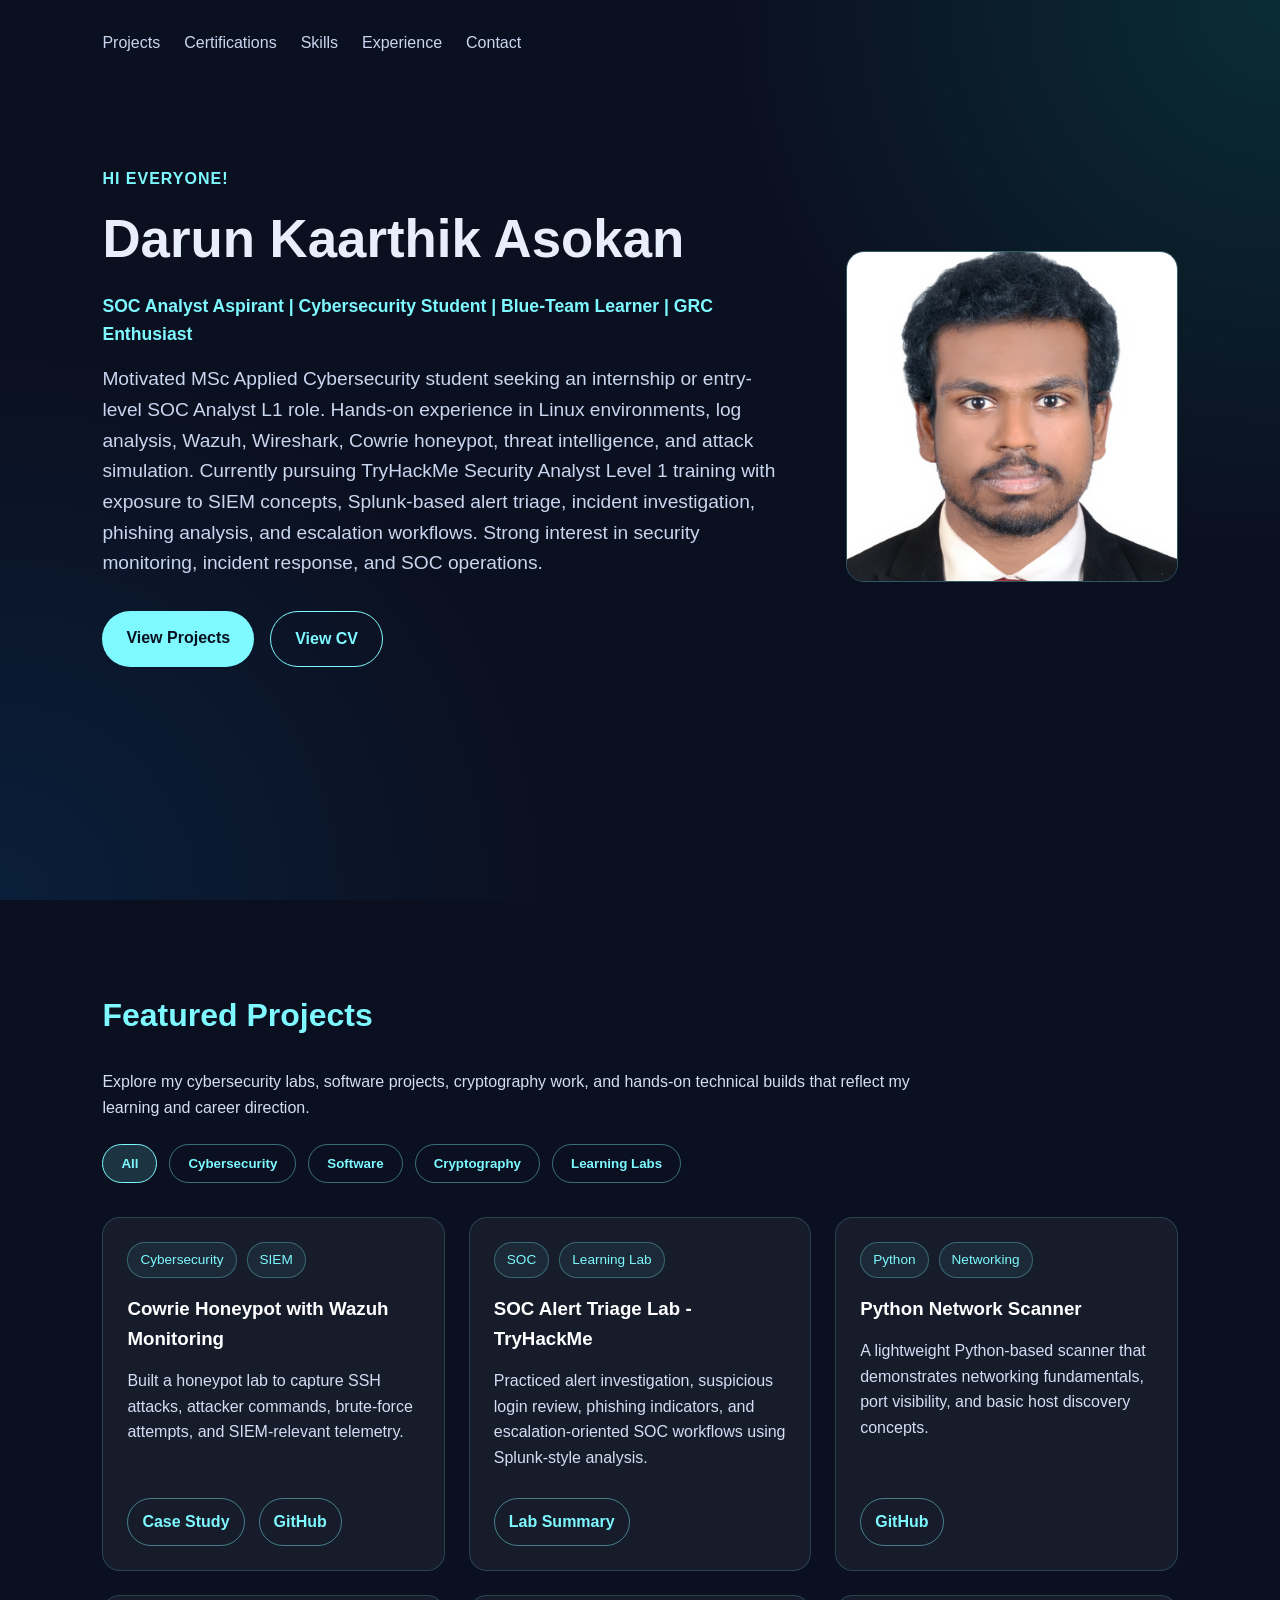
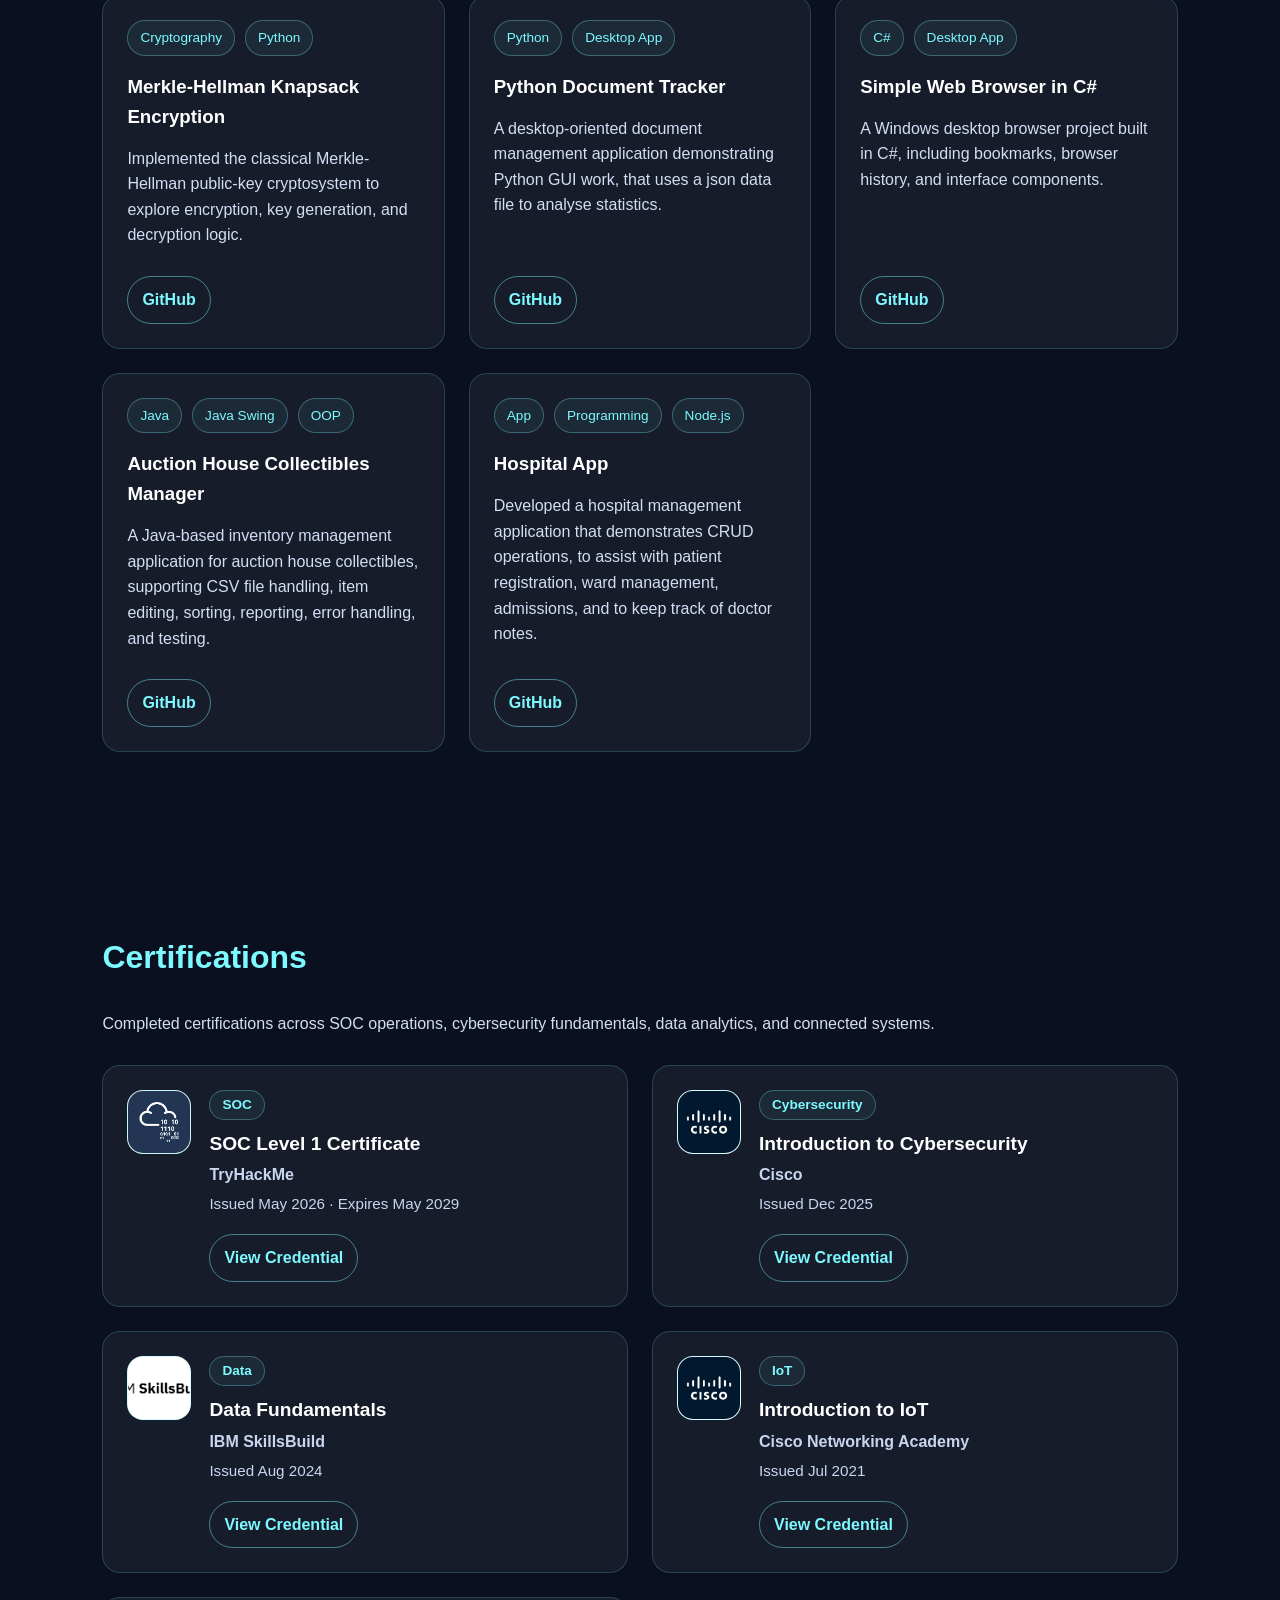
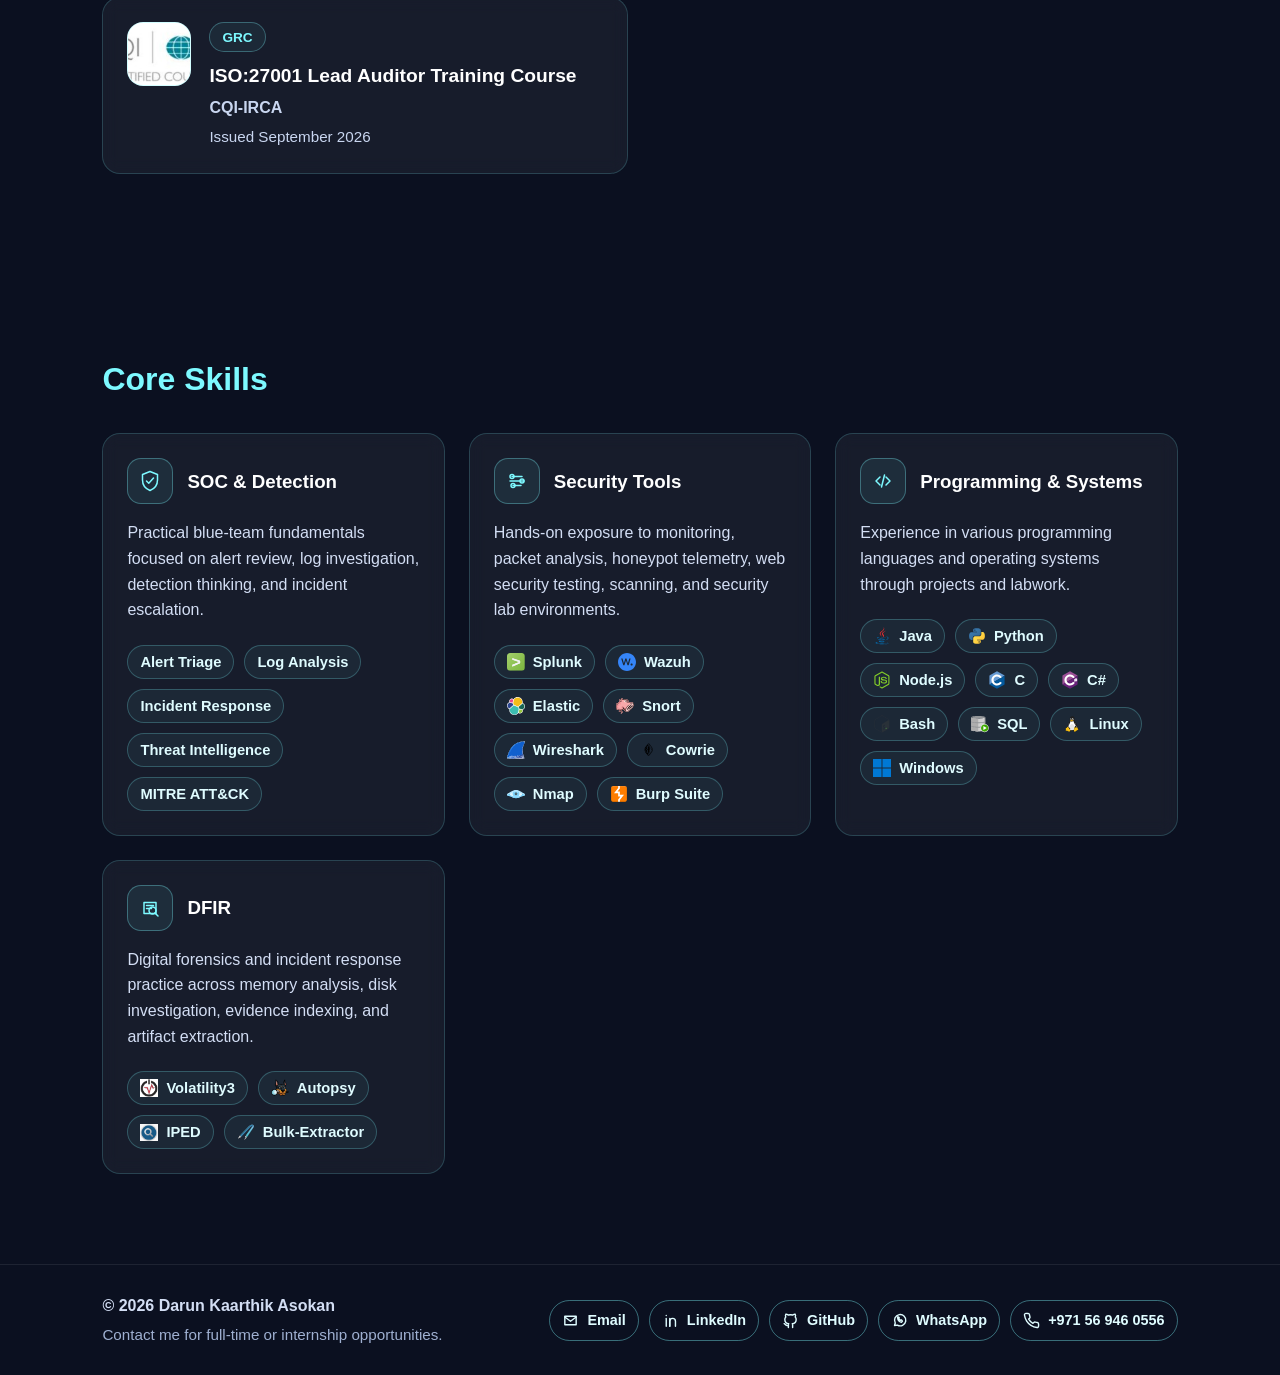
<file: index.html>
<!DOCTYPE html>
<html lang="en">
<head>
  <meta charset="UTF-8">
  <meta name="viewport" content="width=device-width, initial-scale=1.0">
  <title>Darun Kaarthik Asokan Portfolio</title>
  <link rel="stylesheet" href="assets/css/styles.css">
</head>
<body>

  <header class="hero">
    <nav class="navbar">
      <!-- <div class="logo">Darun Kaarthik Asokan</div> -->
      <div class="nav-links">
        <a href="#projects">Projects</a>
        <a href="#certifications">Certifications</a>
        <a href="#skills">Skills</a>
        <a href="experience.html">Experience</a>
        <a href="#contact">Contact</a>
      </div>
    </nav>

    <div class="hero-layout">
      <div class="hero-content">
        <p class="eyebrow">Hi Everyone!</p>

        <h1>
          Darun Kaarthik Asokan
        </h1>

        <p class="hero-title">
          SOC Analyst Aspirant | Cybersecurity Student | Blue-Team Learner | GRC Enthusiast
        </p>

        <p class="hero-text">
          Motivated MSc Applied Cybersecurity student seeking an internship or entry-level SOC Analyst L1 role. Hands-on
          experience in Linux environments, log analysis, Wazuh, Wireshark, Cowrie honeypot, threat intelligence, and attack
          simulation. Currently pursuing TryHackMe Security Analyst Level 1 training with exposure to SIEM concepts, Splunk-based
          alert triage, incident investigation, phishing analysis, and escalation workflows. Strong interest in security monitoring,
          incident response, and SOC operations.

        </p>

        <div class="hero-buttons">
          <a class="btn primary" href="#projects">View Projects</a>
          <a class="btn secondary" href="assets/docs/Darun_Kaarthik_CV.pdf" target="_blank" rel="noopener noreferrer">View CV</a>
        </div>
      </div>

      <div class="profile-card" aria-label="Profile picture placeholder">
        <img class="profile-photo" src="assets/images/myphoto.jpg" alt="Darun Kaarthik Asokan">
      </div>
    </div>
  </header>

  <main>
    <section id="projects" class="section">
      <div class="projects-header">
        <h2>Featured Projects</h2>
        <p class="section-intro">
          Explore my cybersecurity labs, software projects, cryptography work,
          and hands-on technical builds that reflect my learning and career direction.
        </p>

        <div class="filter-bar" aria-label="Project filters">
          <button class="filter-btn active" data-filter="all">All</button>
          <button class="filter-btn" data-filter="cybersecurity">Cybersecurity</button>
          <button class="filter-btn" data-filter="software">Software</button>
          <button class="filter-btn" data-filter="cryptography">Cryptography</button>
          <button class="filter-btn" data-filter="labs">Learning Labs</button>
        </div>
      </div>

      <div class="project-grid filter-grid">

        <article class="project-card filter-item" data-category="cybersecurity labs">
          <div class="project-badges">
            <span>Cybersecurity</span>
            <span>SIEM</span>
          </div>
          <h3>Cowrie Honeypot with Wazuh Monitoring</h3>
          <p>
            Built a honeypot lab to capture SSH attacks, attacker commands,
            brute-force attempts, and SIEM-relevant telemetry.
          </p>
          <div class="project-actions">
            <a href="projects/cowrie-wazuh.html">Case Study</a>
            <a href="https://github.com/Darun-555/cowrie-wazuh-honeypot-lab" target="_blank" rel="noopener noreferrer">GitHub</a>
          </div>
        </article>

        <article class="project-card filter-item" data-category="cybersecurity labs">
          <div class="project-badges">
            <span>SOC</span>
            <span>Learning Lab</span>
          </div>
          <h3>SOC Alert Triage Lab - TryHackMe</h3>
          <p>
            Practiced alert investigation, suspicious login review, phishing indicators,
            and escalation-oriented SOC workflows using Splunk-style analysis.
          </p>
          <div class="project-actions">
            <a href="projects/tryhackme-soc-triage.html">Lab Summary</a>
          </div>
        </article>

        <article class="project-card filter-item" data-category="cybersecurity software">
          <div class="project-badges">
            <span>Python</span>
            <span>Networking</span>
          </div>
          <h3>Python Network Scanner</h3>
          <p>
            A lightweight Python-based scanner that demonstrates networking fundamentals,
            port visibility, and basic host discovery concepts.
          </p>
          <div class="project-actions">
            <a href="https://github.com/Darun-555/Python_Network_Scanner" target="_blank" rel="noopener noreferrer">GitHub</a>
          </div>
        </article>

        <article class="project-card filter-item" data-category="cryptography cybersecurity">
          <div class="project-badges">
            <span>Cryptography</span>
            <span>Python</span>
          </div>
          <h3>Merkle-Hellman Knapsack Encryption</h3>
          <p>
            Implemented the classical Merkle-Hellman public-key cryptosystem to explore
            encryption, key generation, and decryption logic.
          </p>
          <div class="project-actions">
            <a href="https://github.com/Darun-555/merkle-hellman-knapsack-encryption" target="_blank" rel="noopener noreferrer">GitHub</a>
          </div>
        </article>

        <article class="project-card filter-item" data-category="software">
          <div class="project-badges">
            <span>Python</span>
            <span>Desktop App</span>
          </div>
          <h3>Python Document Tracker</h3>
          <p>
            A desktop-oriented document management application demonstrating Python GUI work,
            that uses a json data file to analyse statistics.
          </p>
          <div class="project-actions">
            <a href="https://github.com/Darun-555/Python_Document_Tracker" target="_blank" rel="noopener noreferrer">GitHub</a>
          </div>
        </article>

        <article class="project-card filter-item" data-category="software">
          <div class="project-badges">
            <span>C#</span>
            <span>Desktop App</span>
          </div>
          <h3>Simple Web Browser in C#</h3>
          <p>
            A Windows desktop browser project built in C#, including bookmarks,
            browser history, and interface components.
          </p>
          <div class="project-actions">
            <a href="https://github.com/Darun-555/simple-web-browser-csharp" target="_blank" rel="noopener noreferrer">GitHub</a>
          </div>
        </article>
        
        <article class="project-card filter-item" data-category="software">
          <div class="project-badges">
            <span>Java</span>
            <span>Java Swing</span>
            <span>OOP</span>
          </div>
          <h3>Auction House Collectibles Manager</h3>
          <p>
            A Java-based inventory management application for auction house collectibles,
            supporting CSV file handling, item editing, sorting, reporting, error handling,
            and testing.
          </p>
          <div class="project-actions">
            <a href="https://github.com/Darun-555/Auction-House-Manager" target="_blank" rel="noopener noreferrer">GitHub</a>
          </div>
        </article>

        <article class="project-card filter-item" data-category="software">
          <div class="project-badges">
            <span>App</span>
            <span>Programming</span>
            <span>Node.js</span>
          </div>
          <h3>Hospital App</h3>
          <p>
            Developed a hospital management application that demonstrates CRUD operations, to assist with  patient registration, 
            ward management, admissions, and to keep track of doctor notes.
          </p>
          <div class="project-actions">
            <a href="https://github.com/Darun-555/Hospital-APP" target="_blank" rel="noopener noreferrer">GitHub</a>
          </div>
        </article>

      </div>
    </section>

    <section id="certifications" class="section">
      <div class="certifications-header">
        <h2>Certifications</h2>
        <p class="section-intro">
          Completed certifications across SOC operations, cybersecurity fundamentals,
          data analytics, and connected systems.
        </p>
      </div>

      <div class="certification-grid">
        <article class="certification-card">
          <div class="certification-logo">
            <img src="assets/images/certification/tryhackme.png" alt="TryHackMe logo">
          </div>
          <div class="certification-content">
            <span class="certification-tag">SOC</span>
            <h3>SOC Level 1 Certificate</h3>
            <p class="certification-issuer">TryHackMe</p>
            <p class="certification-date">Issued May 2026 · Expires May 2029</p>
            <a class="certification-link" href="https://tryhackme-certificates.s3-eu-west-1.amazonaws.com/THM-ODBYXHSF4L.pdf" aria-label="View SOC Level 1 Certificate credential">View Credential</a>
          </div>
        </article>

        <article class="certification-card">
          <div class="certification-logo cisco">
            <img src="assets/images/certification/cisco.jpeg" alt="Cisco logo">
          </div>
          <div class="certification-content">
            <span class="certification-tag">Cybersecurity</span>
            <h3>Introduction to Cybersecurity</h3>
            <p class="certification-issuer">Cisco</p>
            <p class="certification-date">Issued Dec 2025</p>
            <a class="certification-link" href="https://www.credly.com/badges/c3d6d17d-d394-4400-b753-a2ed8d58b714/public_url" aria-label="View Introduction to Cybersecurity credential">View Credential</a>
          </div>
        </article>

        <article class="certification-card">
          <div class="certification-logo ibm">
            <img src="assets/images/certification/IBMskillsbuild.png" alt="IBM SkillsBuild logo">
          </div>
          <div class="certification-content">
            <span class="certification-tag">Data</span>
            <h3>Data Fundamentals</h3>
            <p class="certification-issuer">IBM SkillsBuild</p>
            <p class="certification-date">Issued Aug 2024</p>
            <a class="certification-link" href="https://www.credly.com/badges/a7fc8476-39b2-40d1-a474-6dc4a9f407dc/public_url" aria-label="View Data Fundamentals credential">View Credential</a>
          </div>
        </article>

        <article class="certification-card">
          <div class="certification-logo cisco">
            <img src="assets/images/certification/cisco.jpeg" alt="Cisco Networking Academy logo">
          </div>
          <div class="certification-content">
            <span class="certification-tag">IoT</span>
            <h3>Introduction to IoT</h3>
            <p class="certification-issuer">Cisco Networking Academy</p>
            <p class="certification-date">Issued Jul 2021</p>
            <a class="certification-link" href="https://www.credly.com/badges/8db339cb-eab2-4e7c-aa29-3b11acf92ed0/public_url" aria-label="View Introduction to IoT credential">View Credential</a>
          </div>
        </article>
        
        <article class="certification-card">
          <div class="certification-logo cisco">
            <img src="assets/images/certification/CQI-IRCA.jpg" alt="CQI-IRCA logo">
          </div>
          <div class="certification-content">
            <span class="certification-tag">GRC</span>
            <h3>ISO:27001 Lead Auditor Training Course</h3>
            <p class="certification-issuer">CQI-IRCA</p>
            <p class="certification-date">Issued September 2026</p>
          </div>
        </article>  
      </div>
    </section>

    <section id="skills" class="section">
      <h2>Core Skills</h2>

      <div class="skills-grid">
        <div class="skill-box">
          <div class="skill-header">
            <svg class="skill-icon" viewBox="0 0 48 48" aria-hidden="true">
              <path d="M24 5l15 6v11c0 10-6.4 17.6-15 21-8.6-3.4-15-11-15-21V11l15-6z" />
              <path d="M17 24l4.5 4.5L31 18" />
            </svg>
            <h3>SOC & Detection</h3>
          </div>
          <p>
            Practical blue-team fundamentals focused on alert review, log investigation,
            detection thinking, and incident escalation.
          </p>
          <div class="tool-list" aria-label="SOC and detection skills">
            <span class="tool-chip">Alert Triage</span>
            <span class="tool-chip">Log Analysis</span>
            <span class="tool-chip">Incident Response</span>
            <span class="tool-chip">Threat Intelligence</span>
            <span class="tool-chip icon-chip">MITRE ATT&CK</span>
          </div>
        </div>

        <div class="skill-box">
          <div class="skill-header">
            <svg class="skill-icon" viewBox="0 0 48 48" aria-hidden="true">
              <path d="M14 15h20" />
              <path d="M10 24h28" />
              <path d="M16 33h16" />
              <circle cx="14" cy="15" r="4" />
              <circle cx="34" cy="24" r="4" />
              <circle cx="16" cy="33" r="4" />
            </svg>
            <h3>Security Tools</h3>
          </div>
          <p>
            Hands-on exposure to monitoring, packet analysis, honeypot telemetry,
            web security testing, scanning, and security lab environments.
          </p>
          <div class="tool-list" aria-label="Security tools">
            <span class="tool-chip icon-chip">
              <img src="assets/images/tools/Splunk_logo.svg" alt="">
              Splunk
            </span>
            <span class="tool-chip icon-chip">
              <img src="assets/images/tools/wazuh.svg" alt="">
              Wazuh
            </span>
            <span class="tool-chip icon-chip">
              <img src="assets/images/tools/elastic.svg" alt="">
              Elastic
            </span>
            <span class="tool-chip icon-chip">
              <img src="assets/images/tools/snort.svg" alt="">
              Snort
            </span>
            <span class="tool-chip icon-chip">
              <img src="assets/images/tools/wireshark.svg" alt="">
              Wireshark
            </span>
            <span class="tool-chip icon-chip">
              <img src="assets/images/tools/cowrie.svg" alt="">
              Cowrie
            </span>
            <span class="tool-chip icon-chip">
              <img src="assets/images/tools/nmap.svg" alt="" onerror="this.style.display='none'">
              Nmap
            </span>
            <span class="tool-chip icon-chip">
              <img src="assets/images/tools/burpsuite.svg" alt="" onerror="this.style.display='none'">
              Burp Suite
            </span>
          </div>
        </div>

        <div class="skill-box">
          <div class="skill-header">
            <svg class="skill-icon" viewBox="0 0 48 48" aria-hidden="true">
              <path d="M18 16l-8 8 8 8" />
              <path d="M30 16l8 8-8 8" />
              <path d="M27 12l-6 24" />
            </svg>
            <h3>Programming & Systems</h3>
          </div>
          <p>
            Experience in various programming languages and operating systems through projects and 
            labwork.
          </p>
          <div class="tool-list" aria-label="Scripting and systems skills">
            <span class="tool-chip icon-chip">
              <img src="assets/images/tools/java.svg" alt="" onerror="this.style.display='none'">
              Java
            </span>
            <span class="tool-chip icon-chip">
              <img src="assets/images/tools/python.svg" alt="">
              Python
            </span>
            <span class="tool-chip icon-chip">
              <img src="assets/images/tools/Node.js.svg" alt="" onerror="this.style.display='none'">
              Node.js
            </span>
            <span class="tool-chip icon-chip">
              <img src="assets/images/tools/C.svg" alt="" onerror="this.style.display='none'">
              C
            </span>
            <span class="tool-chip icon-chip">
              <img src="assets/images/tools/csharp.svg" alt="" onerror="this.style.display='none'">
              C#
            </span>
            <span class="tool-chip icon-chip">
              <img src="assets/images/tools/bash.svg" alt="">
              Bash
            </span>
            <span class="tool-chip icon-chip">
              <img src="assets/images/tools/Sql.svg" alt="">
              SQL
            </span>
            <span class="tool-chip icon-chip">
              <img src="assets/images/tools/linux.svg" alt="">
              Linux
            </span>
            <span class="tool-chip icon-chip">
              <img src="assets/images/tools/Windows 11.svg" alt="" onerror="this.style.display='none'">
              Windows
            </span>
          </div>
        </div>

        <div class="skill-box">
          <div class="skill-header">
            <svg class="skill-icon" viewBox="0 0 48 48" aria-hidden="true">
              <path d="M12 13h24v22H12z" />
              <path d="M17 19h14" />
              <path d="M17 25h10" />
              <path d="M34 34l6 6" />
              <circle cx="29" cy="29" r="7" />
            </svg>
            <h3>DFIR</h3>
          </div>
          <p>
            Digital forensics and incident response practice across memory analysis,
            disk investigation, evidence indexing, and artifact extraction.
          </p>
          <div class="tool-list" aria-label="Digital forensics and incident response tools">
            <span class="tool-chip icon-chip">
              <img src="assets/images/tools/volatility.png" alt="" onerror="this.style.display='none'">
              Volatility3
            </span>
            <span class="tool-chip icon-chip">
              <img src="assets/images/tools/autopsy.png" alt="" onerror="this.style.display='none'">
              Autopsy
            </span>
            <span class="tool-chip icon-chip">
              <img src="assets/images/tools/IPED.jpg" alt="" onerror="this.style.display='none'">
              IPED
            </span>
            <span class="tool-chip icon-chip">
              <img src="assets/images/tools/bulkextractor.svg" alt="" onerror="this.style.display='none'">
              Bulk-Extractor
            </span>
          </div>
        </div>
      </div>
    </section>
  </main>

  <footer id="contact">
    <div class="footer-contact-copy">
      <p>&copy; 2026 Darun Kaarthik Asokan</p>
      <p>Contact me for full-time or internship opportunities.</p>
    </div>
    <div class="footer-links" aria-label="Footer contact links">
      <a href="mailto:darunkaarthik@gmail.com">
        <svg viewBox="0 0 24 24" aria-hidden="true">
          <path d="M4 6h16v12H4z" />
          <path d="M4 7l8 6 8-6" />
        </svg>
        Email
      </a>
      <a href="https://www.linkedin.com/in/darun-kaarthik-868592268/" target="_blank" rel="noopener noreferrer">
        <svg viewBox="0 0 24 24" aria-hidden="true">
          <path d="M6 9v11" />
          <path d="M6 5v.1" />
          <path d="M11 20v-7a4 4 0 0 1 8 0v7" />
          <path d="M11 9v11" />
        </svg>
        LinkedIn
      </a>
      <a href="https://github.com/Darun-555/" target="_blank" rel="noopener noreferrer">
        <svg viewBox="0 0 24 24" aria-hidden="true">
          <path d="M9 19c-4 1.3-4-2-6-2.5" />
          <path d="M15 22v-3.5c0-1 .1-1.4-.5-2 2.8-.3 5.5-1.4 5.5-6A4.7 4.7 0 0 0 18.7 7 4.4 4.4 0 0 0 18.5 3s-1.1-.3-3.5 1.3a12.2 12.2 0 0 0-6 0C6.6 2.7 5.5 3 5.5 3a4.4 4.4 0 0 0-.2 4A4.7 4.7 0 0 0 4 10.5c0 4.6 2.7 5.7 5.5 6-.6.6-.6 1.2-.5 2V22" />
        </svg>
        GitHub
      </a>
      <a href="https://wa.me/971569460556" target="_blank" rel="noopener noreferrer">
        <svg viewBox="0 0 24 24" aria-hidden="true">
          <path d="M5 19l1-3.5A8 8 0 1 1 9 18.5z" />
          <path d="M9.5 8.8c.2 3 2.4 5.1 5.2 5.7l1.1-1.1c.3-.3.3-.8 0-1.1l-1-1c-.3-.3-.7-.3-1 0l-.5.5a5.8 5.8 0 0 1-2.4-2.4l.5-.5c.3-.3.3-.7 0-1l-1-1c-.3-.3-.8-.3-1.1 0z" />
        </svg>
        WhatsApp
      </a>
      <a href="tel:+971569460556">
        <svg viewBox="0 0 24 24" aria-hidden="true">
          <path d="M22 16.9v3a2 2 0 0 1-2.2 2 19.8 19.8 0 0 1-8.6-3.1 19.3 19.3 0 0 1-6-6A19.8 19.8 0 0 1 2.1 4.2 2 2 0 0 1 4.1 2h3a2 2 0 0 1 2 1.7c.1 1 .4 2 .7 2.9a2 2 0 0 1-.5 2.1L8 10a16 16 0 0 0 6 6l1.3-1.3a2 2 0 0 1 2.1-.5c.9.3 1.9.6 2.9.7A2 2 0 0 1 22 16.9z" />
        </svg>
        +971 56 946 0556
      </a>
    </div>
  </footer>

  <script src="assets/js/script.js"></script>
</body>
</html>
</file>
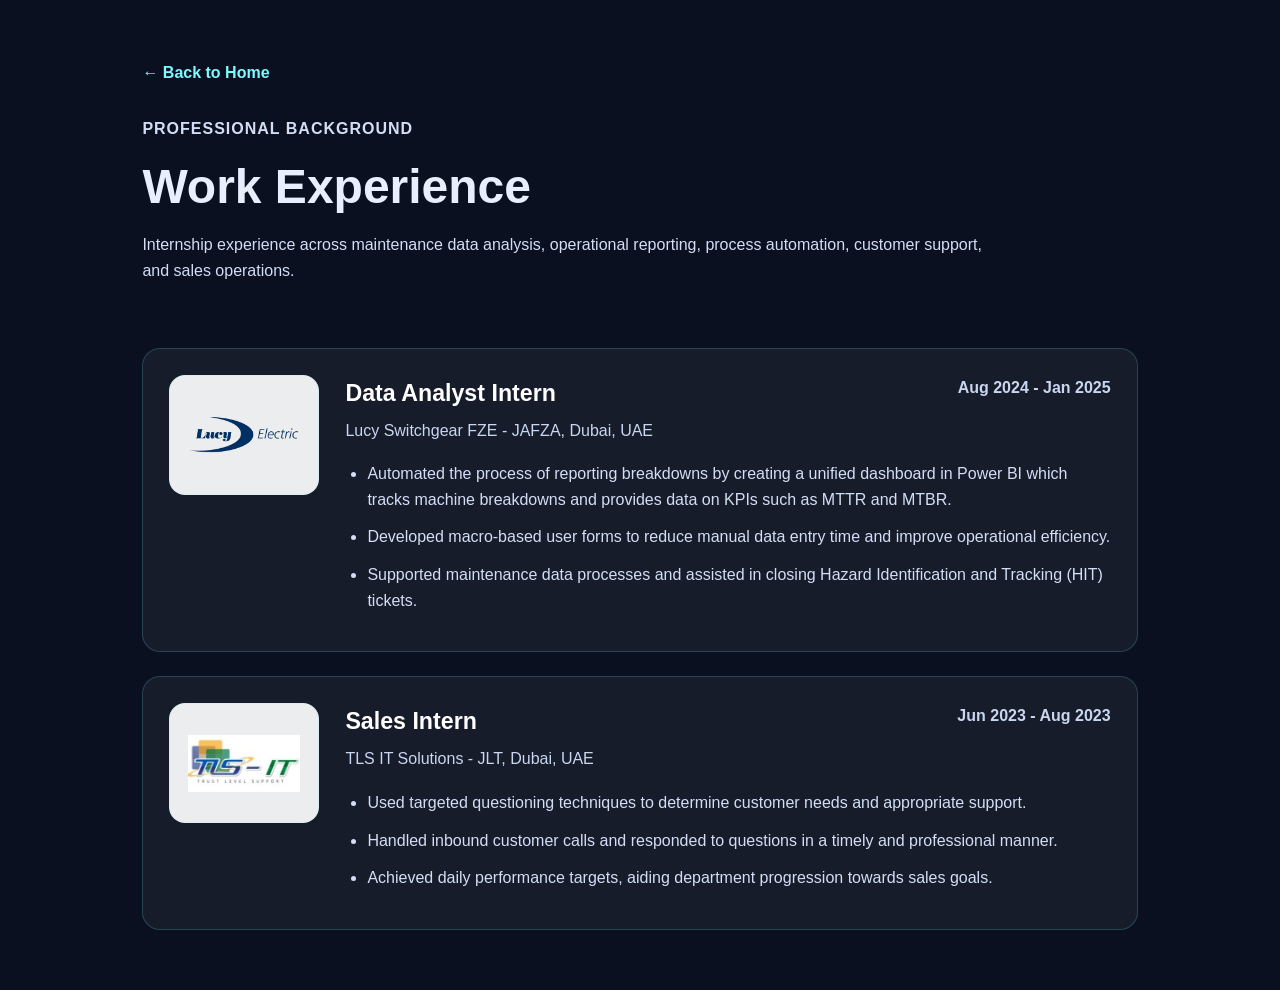
<file: experience.html>
<!DOCTYPE html>
<html lang="en">
<head>
  <meta charset="UTF-8">
  <meta name="viewport" content="width=device-width, initial-scale=1.0">
  <title>Work Experience | Darun Kaarthik</title>
  <link rel="stylesheet" href="assets/css/styles.css">
</head>
<body>

  <main class="case-study">
    <a class="back-link" href="index.html">&larr; Back to Home</a>

    <section class="case-hero">
      <p class="eyebrow">Professional Background</p>
      <h1>Work Experience</h1>
      <p>
        Internship experience across maintenance data analysis, operational reporting,
        process automation, customer support, and sales operations.
      </p>
    </section>

    <section class="case-section">
      <div class="experience-list">
        <article class="experience-card">
          <div class="experience-logo-wrap">
            <img class="experience-logo" src="assets/images/tools/lucy.png" alt="Lucy Switchgear logo">
          </div>

          <div class="experience-content">
            <div class="experience-header">
              <div>
                <h2>Data Analyst Intern</h2>
                <p class="experience-company">Lucy Switchgear FZE - JAFZA, Dubai, UAE</p>
              </div>
              <p class="experience-date">Aug 2024 - Jan 2025</p>
            </div>

            <ul class="case-list">
              <li>Automated the process of reporting breakdowns by creating a unified dashboard in Power BI which tracks machine breakdowns and provides data on KPIs such as MTTR and MTBR.</li>
              <li>Developed macro-based user forms to reduce manual data entry time and improve operational efficiency.</li>
              <li>Supported maintenance data processes and assisted in closing Hazard Identification and Tracking (HIT) tickets.</li>
            </ul>
          </div>
        </article>

        <article class="experience-card">
          <div class="experience-logo-wrap">
            <img class="experience-logo" src="assets/images/tools/TLS.jpg" alt="TLS IT Solutions logo">
          </div>

          <div class="experience-content">
            <div class="experience-header">
              <div>
                <h2>Sales Intern</h2>
                <p class="experience-company">TLS IT Solutions - JLT, Dubai, UAE</p>
              </div>
              <p class="experience-date">Jun 2023 - Aug 2023</p>
            </div>

            <ul class="case-list">
              <li>Used targeted questioning techniques to determine customer needs and appropriate support.</li>
              <li>Handled inbound customer calls and responded to questions in a timely and professional manner.</li>
              <li>Achieved daily performance targets, aiding department progression towards sales goals.</li>
            </ul>
          </div>
        </article>
      </div>
    </section>
  </main>

</body>
</html>
</file>
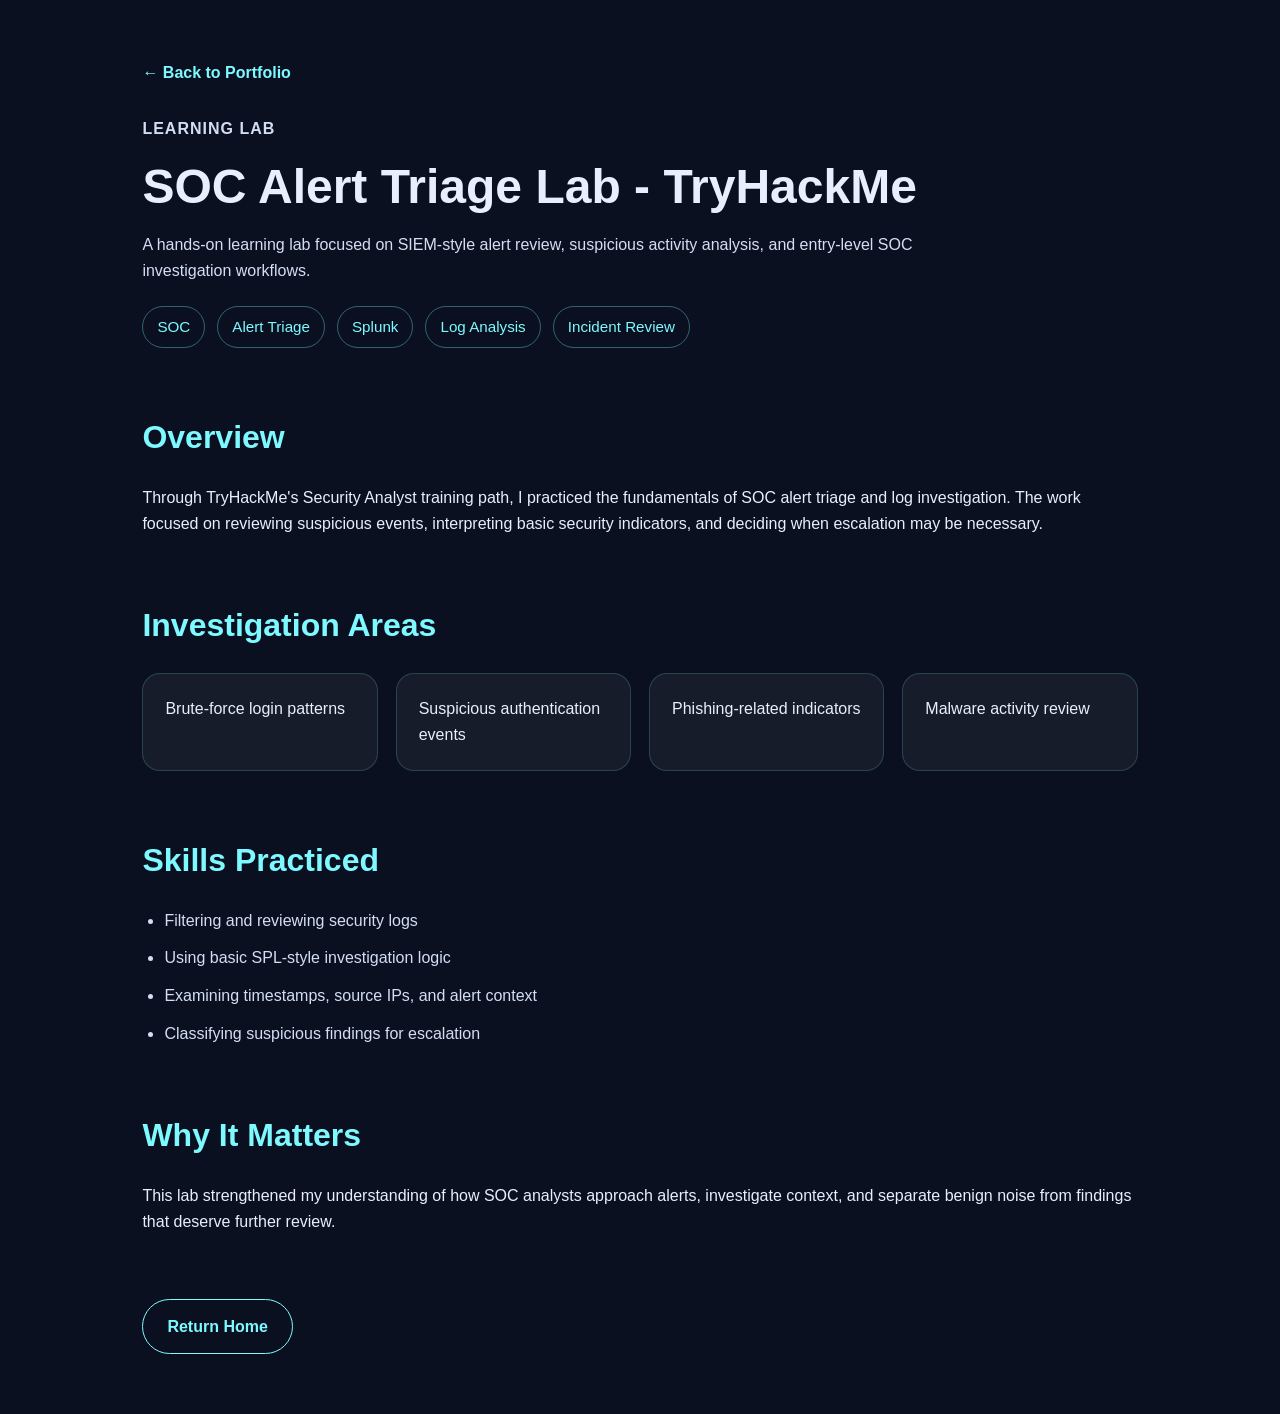
<file: projects/tryhackme-soc-triage.html>
<!DOCTYPE html>
<html lang="en">
<head>
  <meta charset="UTF-8">
  <meta name="viewport" content="width=device-width, initial-scale=1.0">
  <title>SOC Alert Triage Lab | Darun Kaarthik</title>
  <link rel="stylesheet" href="../assets/css/styles.css">
</head>
<body>

  <main class="case-study">
    <a class="back-link" href="../index.html">← Back to Portfolio</a>

    <section class="case-hero">
      <p class="eyebrow">Learning Lab</p>
      <h1>SOC Alert Triage Lab - TryHackMe</h1>
      <p>
        A hands-on learning lab focused on SIEM-style alert review, suspicious activity analysis,
        and entry-level SOC investigation workflows.
      </p>

      <div class="tag-row">
        <span>SOC</span>
        <span>Alert Triage</span>
        <span>Splunk</span>
        <span>Log Analysis</span>
        <span>Incident Review</span>
      </div>
    </section>

    <section class="case-section">
      <h2>Overview</h2>
      <p>
        Through TryHackMe's Security Analyst training path, I practiced the fundamentals of
        SOC alert triage and log investigation. The work focused on reviewing suspicious events,
        interpreting basic security indicators, and deciding when escalation may be necessary.
      </p>
    </section>

    <section class="case-section">
      <h2>Investigation Areas</h2>
      <div class="detail-grid">
        <div class="detail-card">Brute-force login patterns</div>
        <div class="detail-card">Suspicious authentication events</div>
        <div class="detail-card">Phishing-related indicators</div>
        <div class="detail-card">Malware activity review</div>
      </div>
    </section>

    <section class="case-section">
      <h2>Skills Practiced</h2>
      <ul class="case-list">
        <li>Filtering and reviewing security logs</li>
        <li>Using basic SPL-style investigation logic</li>
        <li>Examining timestamps, source IPs, and alert context</li>
        <li>Classifying suspicious findings for escalation</li>
      </ul>
    </section>

    <section class="case-section">
      <h2>Why It Matters</h2>
      <p>
        This lab strengthened my understanding of how SOC analysts approach alerts,
        investigate context, and separate benign noise from findings that deserve further review.
      </p>
    </section>

    <section class="case-section">
      <div class="hero-buttons">
        <a class="btn secondary" href="../index.html">Return Home</a>
      </div>
    </section>
  </main>

</body>
</html>
</file>
<file: assets/css/styles.css>
* {
  margin: 0;
  padding: 0;
  box-sizing: border-box;
}

body {
  font-family: Arial, sans-serif;
  background: #0b1020;
  color: #e8eefc;
  line-height: 1.6;
}

html {
  scroll-behavior: smooth;
}

a {
  color: inherit;
  text-decoration: none;
}

.hero {
  min-height: 100vh;
  padding: 30px 8%;
  background:
    radial-gradient(circle at top right, rgba(0, 255, 200, 0.12), transparent 35%),
    radial-gradient(circle at bottom left, rgba(0, 140, 255, 0.12), transparent 35%),
    #0b1020;
}

.navbar {
  display: flex;
  justify-content: space-between;
  align-items: center;
}

.logo {
  font-size: 1.3rem;
  font-weight: bold;
  color: #7df9ff;
}

.nav-links {
  display: flex;
  gap: 24px;
}

.nav-links a {
  color: #c9d6f0;
}

.hero-layout {
  display: grid;
  grid-template-columns: minmax(0, 1.35fr) minmax(260px, 0.65fr);
  gap: 56px;
  align-items: center;
  margin-top: 110px;
}

.hero-content {
  max-width: 850px;
}

.eyebrow {
  color: #7df9ff;
  font-weight: bold;
  margin-bottom: 18px;
  text-transform: uppercase;
  letter-spacing: 1px;
}

.hero h1 {
  font-size: 3.3rem;
  line-height: 1.15;
  margin-bottom: 22px;
}

.placeholder-label {
  display: block;
  color: #7df9ff;
  font-size: 0.9rem;
  font-weight: bold;
  letter-spacing: 1px;
  margin-bottom: 10px;
  text-transform: uppercase;
}

.hero-title {
  color: #7df9ff;
  font-size: 1.1rem;
  font-weight: bold;
  margin-bottom: 16px;
}

.hero-text {
  font-size: 1.2rem;
  max-width: 720px;
  color: #c9d6f0;
  margin-bottom: 32px;
}

.profile-card {
  justify-self: end;
  width: min(100%, 340px);
}

.profile-photo-placeholder {
  aspect-ratio: 1;
  display: grid;
  place-items: center;
  border: 1px dashed rgba(125, 249, 255, 0.6);
  border-radius: 18px;
  background:
    linear-gradient(135deg, rgba(125, 249, 255, 0.14), rgba(255, 255, 255, 0.04)),
    rgba(255, 255, 255, 0.05);
}

.profile-photo {
  aspect-ratio: 1;
  width: 100%;
  display: block;
  object-fit: cover;
  border: 1px solid rgba(125, 249, 255, 0.3);
  border-radius: 18px;
}

.profile-photo-placeholder span {
  color: #7df9ff;
  font-weight: bold;
  letter-spacing: 1px;
  text-transform: uppercase;
}

.profile-note {
  margin-top: 14px;
  color: #9fb0d1;
  font-size: 0.95rem;
  text-align: center;
}

.hero-buttons {
  display: flex;
  gap: 16px;
  flex-wrap: wrap;
}

.btn {
  display: inline-block;
  padding: 14px 24px;
  border-radius: 999px;
  font-weight: bold;
}

.primary {
  background: #7df9ff;
  color: #07111f;
}

.secondary {
  border: 1px solid #7df9ff;
  color: #7df9ff;
}

.section {
  padding: 90px 8%;
}

.projects-header,
.certifications-header,
.skills-grid,
.project-grid,
.certification-grid {
  max-width: 1200px;
}

.section h2 {
  font-size: 2rem;
  margin-bottom: 28px;
  color: #7df9ff;
}

.section p {
  max-width: 850px;
  color: #d3def4;
}

.project-grid,
.skills-grid,
.certification-grid {
  display: grid;
  gap: 24px;
  margin-top: 28px;
}

.project-grid {
  align-items: stretch;
  grid-template-columns: repeat(auto-fit, minmax(270px, 1fr));
}

.skills-grid {
  align-items: stretch;
  grid-template-columns: repeat(auto-fit, minmax(260px, 1fr));
}

.certification-grid {
  align-items: stretch;
  grid-template-columns: repeat(2, minmax(0, 1fr));
}

.project-card,
.skill-box,
.certification-card {
  background: rgba(255, 255, 255, 0.05);
  border: 1px solid rgba(125, 249, 255, 0.18);
  border-radius: 18px;
  padding: 24px;
  backdrop-filter: blur(8px);
}

.project-card,
.certification-card {
  display: flex;
}

.project-card {
  flex-direction: column;
}

.certification-card {
  align-items: flex-start;
  gap: 18px;
  transition: border-color 0.25s ease, box-shadow 0.25s ease, transform 0.25s ease;
}

.certification-card:hover {
  border-color: rgba(125, 249, 255, 0.42);
  box-shadow: 0 16px 36px rgba(0, 0, 0, 0.24), 0 0 24px rgba(125, 249, 255, 0.08);
  transform: translateY(-5px);
}

.certification-logo {
  display: grid;
  place-items: center;
  width: 64px;
  height: 64px;
  flex: 0 0 64px;
  border: 1px solid rgba(125, 249, 255, 0.34);
  border-radius: 16px;
  overflow: hidden;
  background: rgba(255, 255, 255, 0.95);
}

.certification-logo.cisco {
  background: #ffffff;
}

.certification-logo.ibm {
  background: #ffffff;
}

.certification-logo img {
  display: block;
  width: 100%;
  height: 100%;
  object-fit: cover;
}

.certification-content {
  min-width: 0;
}

.certification-tag {
  display: inline-flex;
  align-items: center;
  min-height: 30px;
  padding: 6px 12px;
  margin-bottom: 12px;
  border: 1px solid rgba(125, 249, 255, 0.3);
  border-radius: 999px;
  background: rgba(125, 249, 255, 0.06);
  color: #7df9ff;
  font-size: 0.85rem;
  font-weight: bold;
  line-height: 1;
}

.certification-card h3 {
  color: #ffffff;
  font-size: 1.2rem;
  line-height: 1.3;
  margin-bottom: 6px;
}

.certification-card .certification-issuer,
.certification-card .certification-date {
  color: #c9d6f0;
}

.certification-card .certification-issuer {
  font-weight: bold;
}

.certification-card .certification-date {
  margin-top: 4px;
  font-size: 0.95rem;
}

.certification-link {
  display: inline-block;
  margin-top: 18px;
  padding: 10px 14px;
  border: 1px solid rgba(125, 249, 255, 0.45);
  border-radius: 999px;
  color: #7df9ff;
  font-weight: bold;
  transition: background 0.25s ease, border-color 0.25s ease, color 0.25s ease;
}

.certification-link:hover,
.certification-link:focus-visible {
  background: rgba(125, 249, 255, 0.12);
  border-color: #7df9ff;
  color: #ffffff;
}

.skill-box {
  display: flex;
  flex-direction: column;
  animation: skillFadeUp 0.65s ease both;
  transition: border-color 0.25s ease, box-shadow 0.25s ease, transform 0.25s ease;
}

.skill-box:nth-child(2) {
  animation-delay: 0.08s;
}

.skill-box:nth-child(3) {
  animation-delay: 0.16s;
}

.skill-box:nth-child(4) {
  animation-delay: 0.24s;
}

.skill-box:hover {
  border-color: rgba(125, 249, 255, 0.42);
  box-shadow: 0 16px 36px rgba(0, 0, 0, 0.24), 0 0 24px rgba(125, 249, 255, 0.08);
  transform: translateY(-5px);
}

.skill-header {
  display: flex;
  align-items: center;
  gap: 14px;
  margin-bottom: 16px;
}

.skill-icon,
.skill-icon-img {
  width: 46px;
  height: 46px;
  flex: 0 0 46px;
}

.skill-icon {
  padding: 10px;
  border: 1px solid rgba(125, 249, 255, 0.32);
  border-radius: 14px;
  background: rgba(125, 249, 255, 0.08);
  fill: none;
  stroke: #7df9ff;
  stroke-linecap: round;
  stroke-linejoin: round;
  stroke-width: 3;
}

.skill-icon-img {
  display: block;
  padding: 9px;
  border: 1px solid rgba(125, 249, 255, 0.32);
  background: rgba(125, 249, 255, 0.08);
  box-sizing: border-box;
  object-fit: contain;
  border-radius: 14px;
}

.project-card h3,
.skill-box h3 {
  color: #ffffff;
}

.project-card h3 {
  margin-bottom: 14px;
}

.skill-box h3 {
  margin-bottom: 0;
}

.skill-box p {
  margin-bottom: 22px;
}

.tool-list {
  display: flex;
  flex-wrap: wrap;
  gap: 10px;
  margin-top: 0;
}

.tool-chip {
  display: inline-flex;
  align-items: center;
  gap: 0;
  min-height: 34px;
  padding: 7px 12px;
  border: 1px solid rgba(125, 249, 255, 0.24);
  border-radius: 999px;
  background: rgba(125, 249, 255, 0.055);
  color: #dffcff;
  font-size: 0.92rem;
  font-weight: bold;
  line-height: 1;
  transition: background 0.22s ease, border-color 0.22s ease, box-shadow 0.22s ease, transform 0.22s ease;
}

.tool-chip:hover {
  background: rgba(125, 249, 255, 0.13);
  border-color: rgba(125, 249, 255, 0.65);
  box-shadow: 0 0 18px rgba(125, 249, 255, 0.12);
  transform: translateY(-2px);
}

.icon-chip {
  gap: 8px;
}

.icon-chip img {
  width: 18px;
  height: 18px;
  display: block;
  flex: 0 0 18px;
  object-fit: contain;
}

@keyframes skillFadeUp {
  from {
    opacity: 0;
    transform: translateY(16px);
  }

  to {
    opacity: 1;
    transform: translateY(0);
  }
}

.project-card a {
  display: inline-block;
  margin-top: 16px;
  color: #7df9ff;
  font-weight: bold;
}

.footer-links a {
  display: inline-flex;
  align-items: center;
  gap: 8px;
  border: 1px solid rgba(125, 249, 255, 0.4);
  padding: 8px 12px;
  border-radius: 999px;
  color: #dffcff;
  font-size: 0.9rem;
  font-weight: bold;
  transition: background 0.22s ease, border-color 0.22s ease, color 0.22s ease, transform 0.22s ease;
}

.footer-links a:hover {
  background: rgba(125, 249, 255, 0.13);
  border-color: rgba(125, 249, 255, 0.75);
  color: #ffffff;
  transform: translateY(-2px);
}

footer {
  display: flex;
  align-items: center;
  justify-content: space-between;
  gap: 22px;
  padding: 28px 8%;
  border-top: 1px solid rgba(255, 255, 255, 0.08);
  color: #9fb0d1;
}

.footer-contact-copy {
  display: grid;
  gap: 4px;
}

.footer-contact-copy p:first-child {
  color: #d3def4;
  font-weight: bold;
}

.footer-contact-copy p:last-child {
  max-width: 460px;
  font-size: 0.95rem;
}

.footer-links {
  display: flex;
  align-items: center;
  justify-content: flex-end;
  gap: 10px;
  flex-wrap: wrap;
}

.footer-links svg {
  width: 17px;
  height: 17px;
  flex: 0 0 17px;
  fill: none;
  stroke: currentColor;
  stroke-linecap: round;
  stroke-linejoin: round;
  stroke-width: 2;
}

@media (max-width: 768px) {
  .navbar {
    flex-direction: column;
    gap: 18px;
  }

  .hero-layout {
    grid-template-columns: 1fr;
    gap: 34px;
    margin-top: 70px;
  }

  .hero h1 {
    font-size: 2.35rem;
  }

  .profile-card {
    justify-self: stretch;
    max-width: 320px;
  }

  .nav-links {
    flex-wrap: wrap;
    justify-content: center;
  }

  .certification-grid {
    grid-template-columns: 1fr;
  }

  .certification-card {
    gap: 16px;
  }

  footer {
    align-items: flex-start;
    flex-direction: column;
  }

  .footer-links {
    justify-content: flex-start;
  }
}

  .project-actions {
    display: flex;
    gap: 14px;
    margin-top: auto;
    padding-top: 28px;
    flex-wrap: wrap;
  }

  .project-actions a {
    border: 1px solid rgba(125, 249, 255, 0.45);
    padding: 10px 14px;
    border-radius: 999px;
    color: #7df9ff;
    font-weight: bold;
    margin-top: 0;
    transition: 0.25s ease;
  }

  .project-actions a:hover {
    background: rgba(125, 249, 255, 0.12);
  }

  .case-study {
    padding: 60px 8%;
    max-width: 1200px;
    margin: 0 auto;
  }

  .back-link {
    display: inline-block;
    margin-bottom: 30px;
    color: #7df9ff;
    font-weight: bold;
  }

  .case-hero h1 {
    font-size: 3rem;
    line-height: 1.15;
    margin-bottom: 18px;
  }

  .case-hero p {
    max-width: 850px;
    color: #d3def4;
  }

  .tag-row {
    display: flex;
    gap: 12px;
    flex-wrap: wrap;
    margin-top: 22px;
  }

  .tag-row span {
    padding: 8px 14px;
    border-radius: 999px;
    border: 1px solid rgba(125, 249, 255, 0.35);
    color: #7df9ff;
    font-size: 0.95rem;
  }

  .case-section {
    margin-top: 64px;
  }

  .case-section h2 {
    font-size: 2rem;
    color: #7df9ff;
    margin-bottom: 22px;
  }

  .detail-grid {
    display: grid;
    gap: 18px;
    grid-template-columns: repeat(auto-fit, minmax(220px, 1fr));
  }

  .detail-card {
    background: rgba(255, 255, 255, 0.05);
    border: 1px solid rgba(125, 249, 255, 0.18);
    padding: 22px;
    border-radius: 18px;
  }

  .case-image {
    width: 100%;
    height: 100%;
    display: block;
    object-fit: cover;
    background: rgba(255, 255, 255, 0.03);
    border-radius: 18px;
    border: 1px solid rgba(125, 249, 255, 0.16);
  }

  .case-figure,
  .image-grid figure {
    display: flex;
    flex-direction: column;
    min-width: 0;
  }

  .case-figure {
    max-width: 900px;
  }

  .image-grid {
    display: grid;
    gap: 24px;
    grid-template-columns: repeat(auto-fit, minmax(260px, 1fr));
  }

  .image-zoom-trigger {
    position: relative;
    display: block;
    width: 100%;
    aspect-ratio: 16 / 10;
    padding: 0;
    overflow: hidden;
    cursor: zoom-in;
    border: 0;
    border-radius: 18px;
    background: rgba(255, 255, 255, 0.04);
  }

  .image-zoom-trigger::after {
    content: "Click to enlarge";
    position: absolute;
    right: 12px;
    bottom: 12px;
    padding: 7px 10px;
    border: 1px solid rgba(125, 249, 255, 0.42);
    border-radius: 999px;
    background: rgba(11, 16, 32, 0.84);
    color: #dffcff;
    font-size: 0.78rem;
    font-weight: bold;
    opacity: 0;
    transform: translateY(6px);
    transition: opacity 0.22s ease, transform 0.22s ease;
  }

  .image-zoom-trigger:hover::after,
  .image-zoom-trigger:focus-visible::after {
    opacity: 1;
    transform: translateY(0);
  }

  .image-zoom-trigger:focus-visible {
    outline: 3px solid rgba(125, 249, 255, 0.58);
    outline-offset: 3px;
  }

  .image-grid img {
    width: 100%;
    height: 100%;
    display: block;
    object-fit: cover;
    background: rgba(255, 255, 255, 0.03);
    border-radius: 18px;
    border: 1px solid rgba(125, 249, 255, 0.16);
  }

  .case-figure figcaption,
  .image-grid figcaption {
    margin-top: 12px;
    color: #b6c5e3;
    font-size: 0.95rem;
  }

  .image-modal {
    position: fixed;
    inset: 0;
    z-index: 20;
    display: none;
    align-items: center;
    justify-content: center;
    padding: 72px 6% 44px;
    background: rgba(4, 8, 18, 0.88);
  }

  .image-modal.open {
    display: flex;
  }

  .image-modal-content {
    width: min(100%, 1120px);
    max-height: 86vh;
  }

  .image-modal-content img {
    width: 100%;
    max-height: 76vh;
    display: block;
    object-fit: contain;
    border: 1px solid rgba(125, 249, 255, 0.28);
    border-radius: 18px;
    background: #070b16;
  }

  .image-modal-content figcaption {
    margin-top: 12px;
    color: #d3def4;
    text-align: center;
  }

  .image-modal-close {
    position: fixed;
    top: 22px;
    right: 28px;
    width: 44px;
    height: 44px;
    border: 1px solid rgba(125, 249, 255, 0.45);
    border-radius: 999px;
    background: rgba(11, 16, 32, 0.92);
    color: #dffcff;
    cursor: pointer;
    font-size: 1.8rem;
    line-height: 1;
  }

  .image-modal-close:hover,
  .image-modal-close:focus-visible {
    background: rgba(125, 249, 255, 0.13);
    outline: none;
  }

  .case-list {
    padding-left: 22px;
    color: #d3def4;
  }

  .case-list li {
    margin-bottom: 12px;
  }

  .experience-list {
    display: grid;
    gap: 24px;
  }

  .experience-card {
    display: grid;
    grid-template-columns: 150px minmax(0, 1fr);
    align-items: start;
    gap: 26px;
    background: rgba(255, 255, 255, 0.05);
    border: 1px solid rgba(125, 249, 255, 0.18);
    border-radius: 18px;
    padding: 26px;
  }

  .experience-logo-wrap {
    display: grid;
    place-items: center;
    min-height: 120px;
    padding: 18px;
    border: 1px solid rgba(125, 249, 255, 0.16);
    border-radius: 16px;
    background: rgba(255, 255, 255, 0.92);
  }

  .experience-logo {
    display: block;
    width: 100%;
    max-height: 78px;
    object-fit: contain;
  }

  .experience-content {
    min-width: 0;
  }

  .experience-header {
    display: flex;
    justify-content: space-between;
    gap: 18px;
    margin-bottom: 18px;
  }

  .experience-header h2 {
    color: #ffffff;
    font-size: 1.45rem;
    margin-bottom: 6px;
  }

  .experience-company,
  .experience-date {
    color: #c9d6f0;
  }

  .experience-date {
    flex: 0 0 auto;
    font-weight: bold;
  }

  @media (max-width: 768px) {
    .case-hero h1 {
      font-size: 2.3rem;
    }

    .experience-header {
      flex-direction: column;
      gap: 8px;
    }

    .experience-card {
      grid-template-columns: 1fr;
    }

    .experience-logo-wrap {
      width: min(100%, 220px);
      min-height: 96px;
    }
  }

  .projects-header {
    max-width: 900px;
  }

  .certifications-header {
    max-width: 900px;
  }

  .section-intro {
    max-width: 850px;
    color: #d3def4;
    margin-bottom: 24px;
  }

  .filter-bar {
    display: flex;
    flex-wrap: wrap;
    align-items: center;
    gap: 12px;
    margin-bottom: 34px;
  }

  .filter-btn {
    border: 1px solid rgba(125, 249, 255, 0.4);
    background: transparent;
    color: #7df9ff;
    padding: 11px 18px;
    border-radius: 999px;
    cursor: pointer;
    font-weight: bold;
    transition: 0.25s ease;
  }

  .filter-btn:hover,
  .filter-btn.active {
    background: rgba(125, 249, 255, 0.15);
    border-color: #7df9ff;
  }

  .filter-item.hide {
    display: none;
  }

  .project-badges {
    display: flex;
    flex-wrap: wrap;
    gap: 10px;
    margin-bottom: 16px;
  }

  .project-badges span {
    padding: 6px 12px;
    border-radius: 999px;
    font-size: 0.85rem;
    border: 1px solid rgba(125, 249, 255, 0.3);
    color: #7df9ff;
    background: rgba(125, 249, 255, 0.06);
  }

@media (prefers-reduced-motion: reduce) {
  .skill-box,
  .tool-chip,
  .certification-card {
    animation: none;
    transition: none;
  }

  .skill-box:hover,
  .tool-chip:hover,
  .certification-card:hover {
    transform: none;
  }
}
</file>
